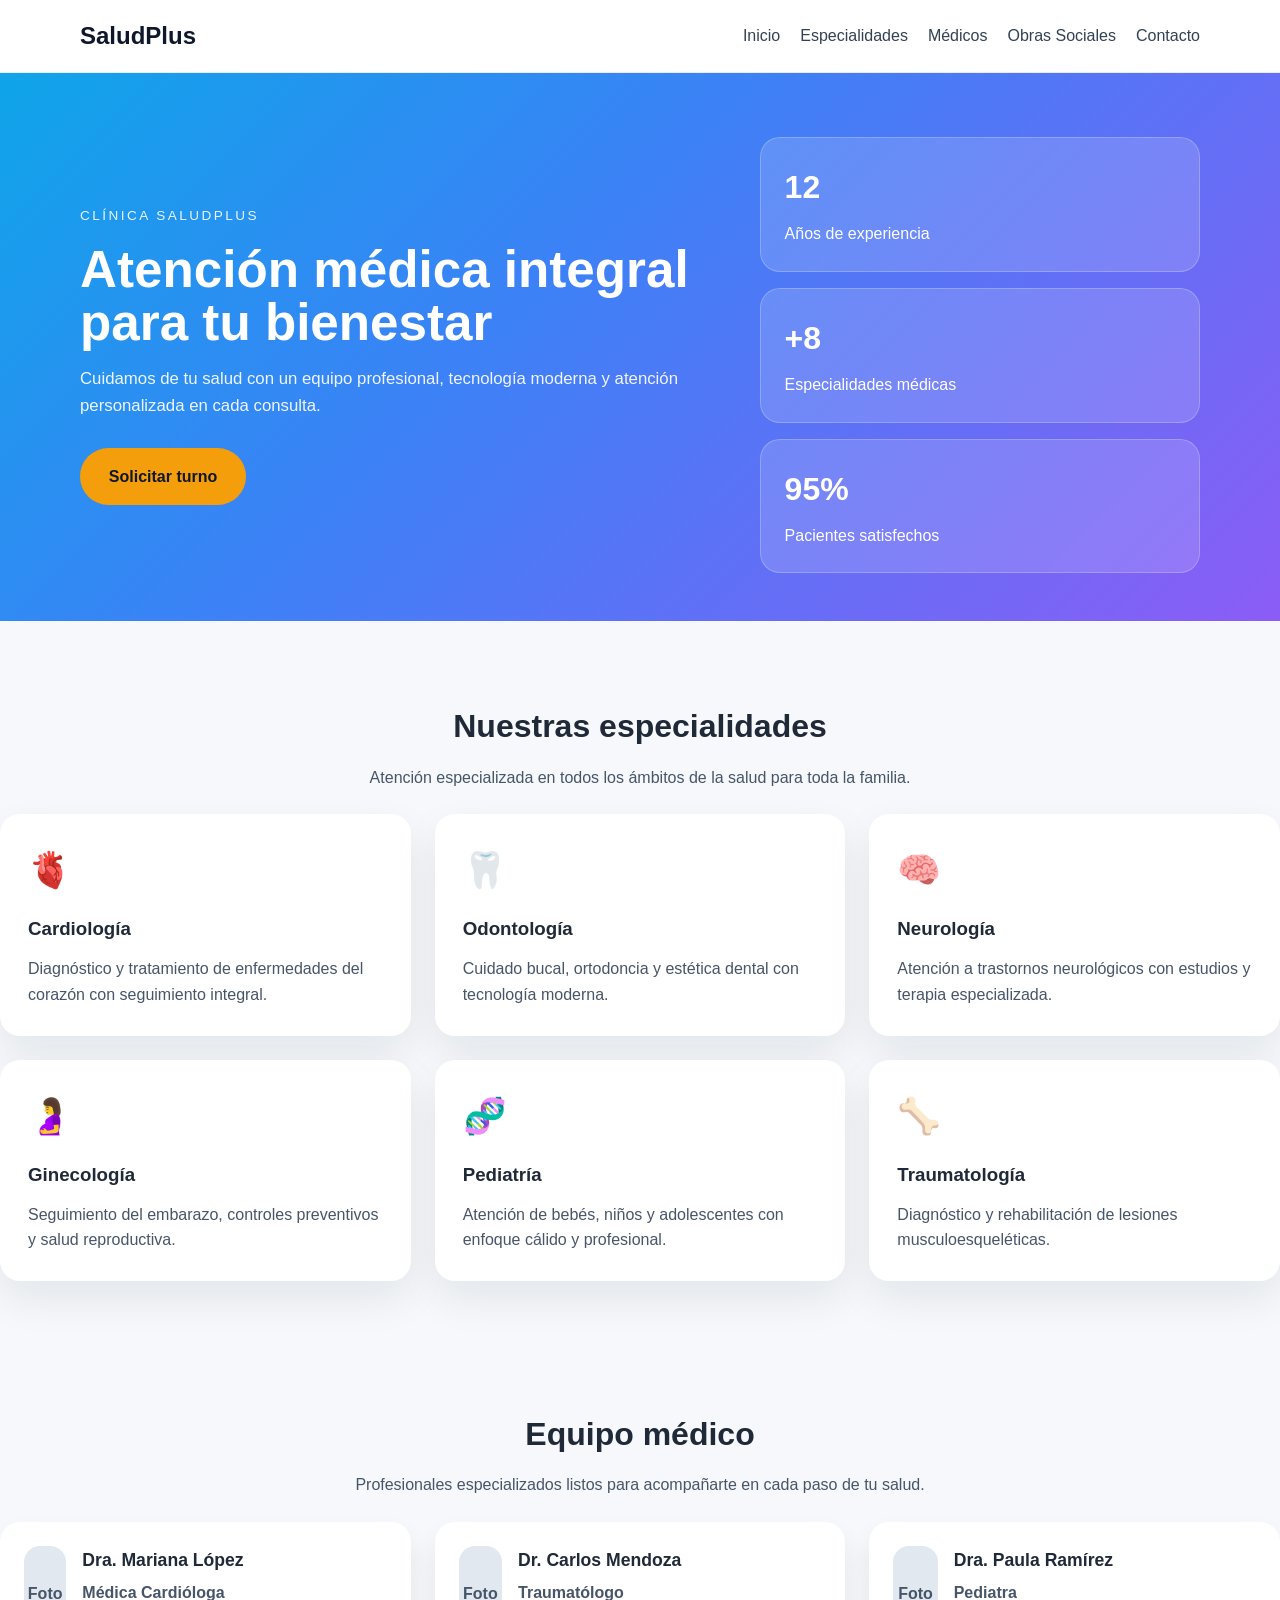
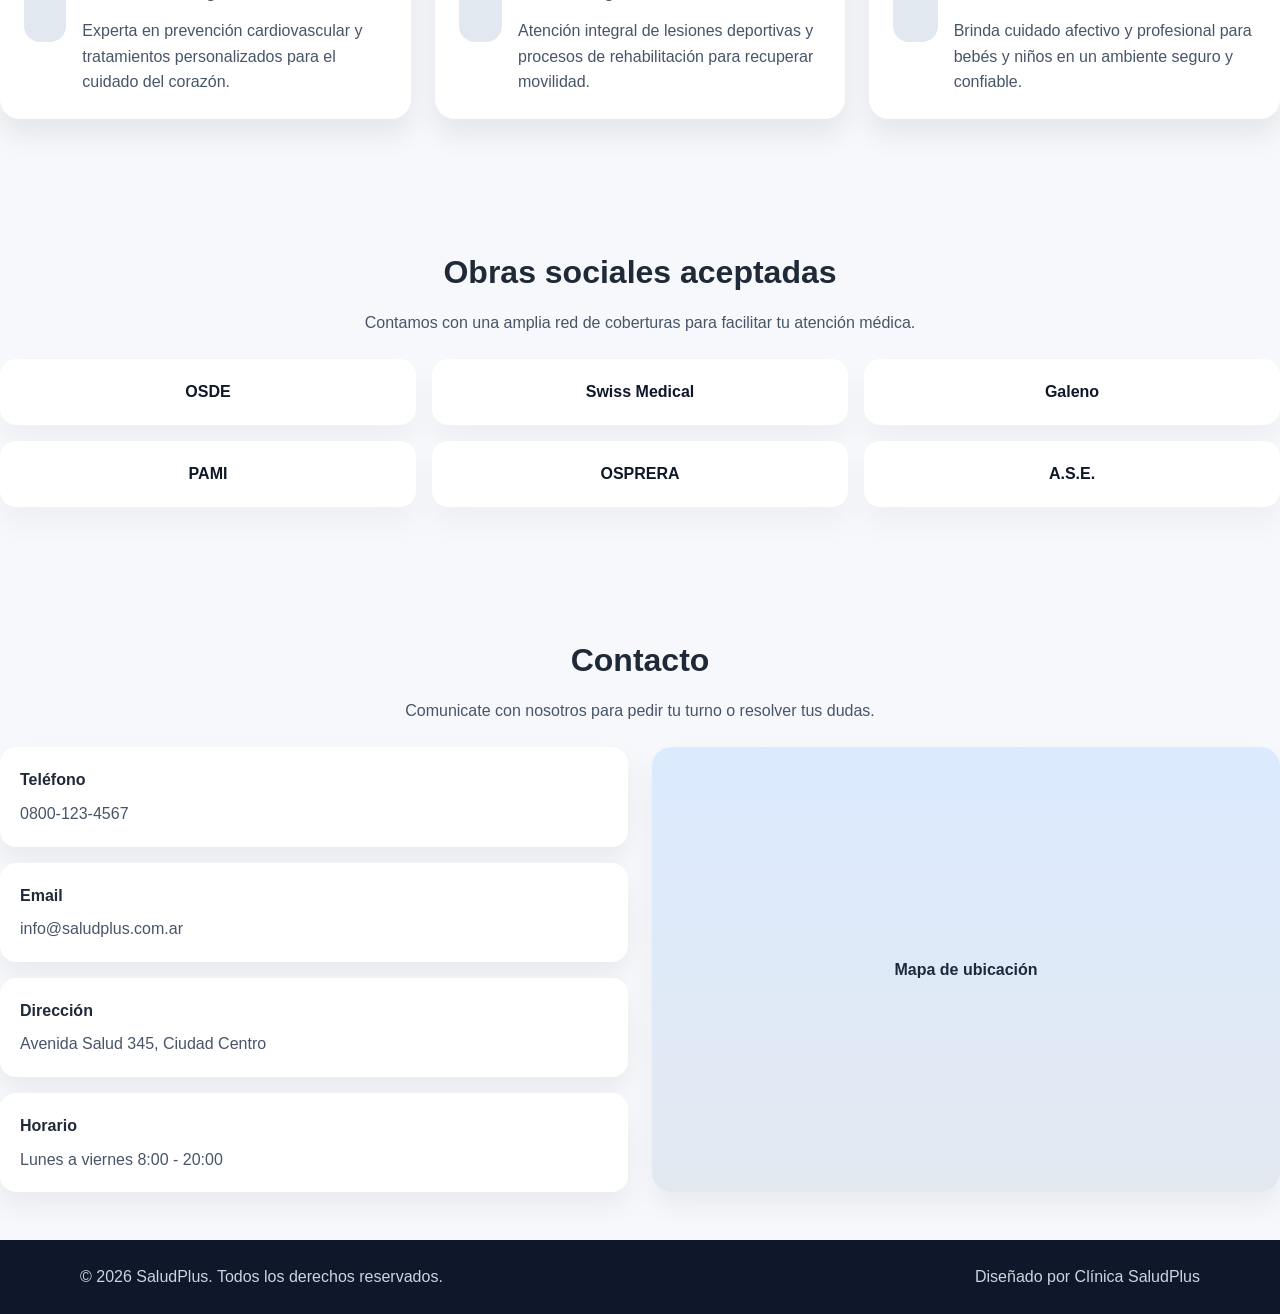
<file: index.html>
<!DOCTYPE html>
<html lang="es">
<head>
  <meta charset="UTF-8" />
  <meta name="viewport" content="width=device-width, initial-scale=1.0" />
  <title>SaludPlus - Clínica Integral</title>
  <link rel="stylesheet" href="style.css" />
</head>
<body>
  <header class="site-header">
    <div class="container header-inner">
      <a href="#inicio" class="logo">SaludPlus</a>
      <nav class="site-nav">
        <a href="#inicio">Inicio</a>
        <a href="#especialidades">Especialidades</a>
        <a href="#medicos">Médicos</a>
        <a href="#obras-sociales">Obras Sociales</a>
        <a href="#contacto">Contacto</a>
      </nav>
    </div>
  </header>

  <main>
    <section id="inicio" class="hero-section">
      <div class="container hero-grid">
        <div class="hero-copy">
          <p class="eyebrow">Clínica SaludPlus</p>
          <h1>Atención médica integral para tu bienestar</h1>
          <p class="hero-text">Cuidamos de tu salud con un equipo profesional, tecnología moderna y atención personalizada en cada consulta.</p>
          <a class="cta-button" href="turnos.html">Solicitar turno</a>
        </div>
        <div class="hero-data">
          <div class="trust-card">
            <span class="trust-value">12</span>
            <p>Años de experiencia</p>
          </div>
          <div class="trust-card">
            <span class="trust-value">+8</span>
            <p>Especialidades médicas</p>
          </div>
          <div class="trust-card">
            <span class="trust-value">95%</span>
            <p>Pacientes satisfechos</p>
          </div>
        </div>
      </div>
    </section>

    <section id="especialidades" class="specialties-section">
      <div class="container section-header">
        <h2>Nuestras especialidades</h2>
        <p>Atención especializada en todos los ámbitos de la salud para toda la familia.</p>
      </div>
      <div class="specialties-grid">
        <article class="specialty-card">
          <div class="specialty-icon">🫀</div>
          <h3>Cardiología</h3>
          <p>Diagnóstico y tratamiento de enfermedades del corazón con seguimiento integral.</p>
        </article>
        <article class="specialty-card">
          <div class="specialty-icon">🦷</div>
          <h3>Odontología</h3>
          <p>Cuidado bucal, ortodoncia y estética dental con tecnología moderna.</p>
        </article>
        <article class="specialty-card">
          <div class="specialty-icon">🧠</div>
          <h3>Neurología</h3>
          <p>Atención a trastornos neurológicos con estudios y terapia especializada.</p>
        </article>
        <article class="specialty-card">
          <div class="specialty-icon">🤰</div>
          <h3>Ginecología</h3>
          <p>Seguimiento del embarazo, controles preventivos y salud reproductiva.</p>
        </article>
        <article class="specialty-card">
          <div class="specialty-icon">🧬</div>
          <h3>Pediatría</h3>
          <p>Atención de bebés, niños y adolescentes con enfoque cálido y profesional.</p>
        </article>
        <article class="specialty-card">
          <div class="specialty-icon">🦴</div>
          <h3>Traumatología</h3>
          <p>Diagnóstico y rehabilitación de lesiones musculoesqueléticas.</p>
        </article>
      </div>
    </section>

    <section id="medicos" class="doctors-section">
      <div class="container section-header">
        <h2>Equipo médico</h2>
        <p>Profesionales especializados listos para acompañarte en cada paso de tu salud.</p>
      </div>
      <div class="doctors-list">
        <article class="doctor-card">
          <div class="doctor-photo">Foto</div>
          <div class="doctor-info">
            <h3>Dra. Mariana López</h3>
            <p class="doctor-specialty">Médica Cardióloga</p>
            <p>Experta en prevención cardiovascular y tratamientos personalizados para el cuidado del corazón.</p>
          </div>
        </article>
        <article class="doctor-card">
          <div class="doctor-photo">Foto</div>
          <div class="doctor-info">
            <h3>Dr. Carlos Mendoza</h3>
            <p class="doctor-specialty">Traumatólogo</p>
            <p>Atención integral de lesiones deportivas y procesos de rehabilitación para recuperar movilidad.</p>
          </div>
        </article>
        <article class="doctor-card">
          <div class="doctor-photo">Foto</div>
          <div class="doctor-info">
            <h3>Dra. Paula Ramírez</h3>
            <p class="doctor-specialty">Pediatra</p>
            <p>Brinda cuidado afectivo y profesional para bebés y niños en un ambiente seguro y confiable.</p>
          </div>
        </article>
      </div>
    </section>

    <section id="obras-sociales" class="social-works-section">
      <div class="container section-header">
        <h2>Obras sociales aceptadas</h2>
        <p>Contamos con una amplia red de coberturas para facilitar tu atención médica.</p>
      </div>
      <div class="social-grid">
        <div class="social-card">OSDE</div>
        <div class="social-card">Swiss Medical</div>
        <div class="social-card">Galeno</div>
        <div class="social-card">PAMI</div>
        <div class="social-card">OSPRERA</div>
        <div class="social-card">A.S.E.</div>
      </div>
    </section>

    <section id="contacto" class="contact-section">
      <div class="container section-header">
        <h2>Contacto</h2>
        <p>Comunicate con nosotros para pedir tu turno o resolver tus dudas.</p>
      </div>
      <div class="contact-grid">
        <div class="contact-details">
          <div class="contact-item">
            <h3>Teléfono</h3>
            <p>0800-123-4567</p>
          </div>
          <div class="contact-item">
            <h3>Email</h3>
            <p>info@saludplus.com.ar</p>
          </div>
          <div class="contact-item">
            <h3>Dirección</h3>
            <p>Avenida Salud 345, Ciudad Centro</p>
          </div>
          <div class="contact-item">
            <h3>Horario</h3>
            <p>Lunes a viernes 8:00 - 20:00</p>
          </div>
        </div>
        <div class="map-placeholder">
          <p>Mapa de ubicación</p>
        </div>
      </div>
    </section>
  </main>

  <footer class="site-footer">
    <div class="container footer-inner">
      <p>© 2026 SaludPlus. Todos los derechos reservados.</p>
      <p>Diseñado por Clínica SaludPlus</p>
    </div>
  </footer>
</body>
</html>
</file>
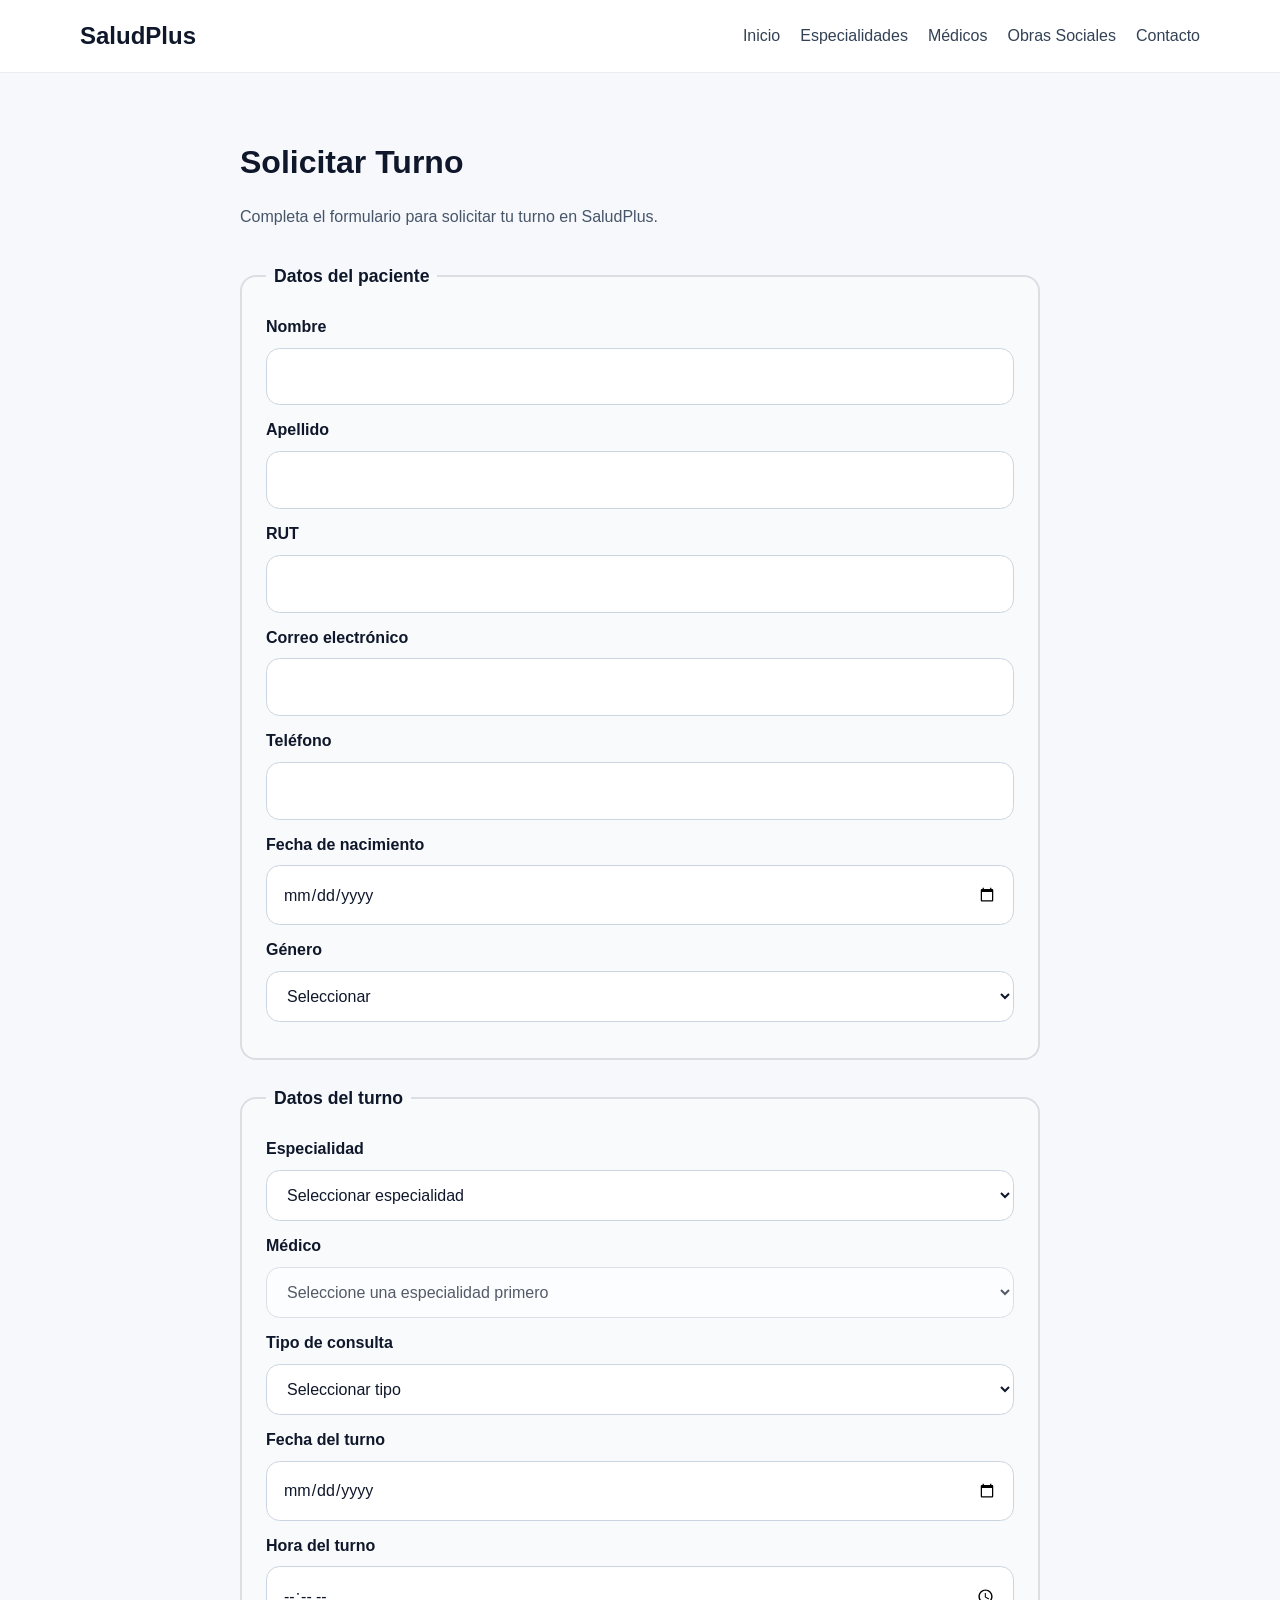
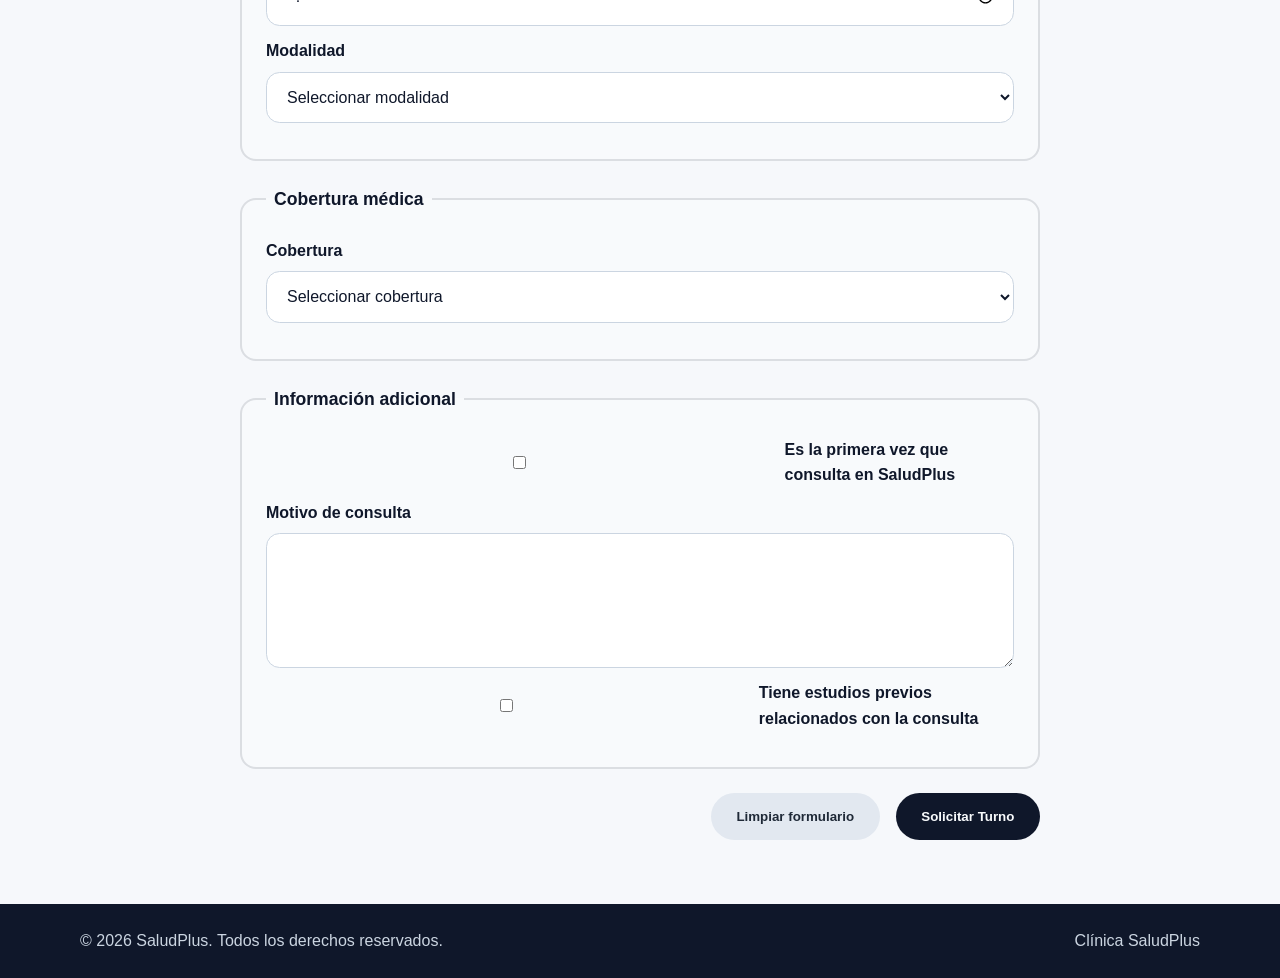
<file: turnos.html>
<!DOCTYPE html>
<html lang="es">
<head>
  <meta charset="UTF-8" />
  <meta name="viewport" content="width=device-width, initial-scale=1.0" />
  <title>Solicitar Turno - SaludPlus</title>
  <link rel="stylesheet" href="style.css" />
  <link rel="stylesheet" href="turnos.css" />
</head>
<body>
  <header class="site-header">
    <div class="container header-inner">
      <a href="index.html" class="logo">SaludPlus</a>
      <nav class="site-nav">
        <a href="index.html#inicio">Inicio</a>
        <a href="index.html#especialidades">Especialidades</a>
        <a href="index.html#medicos">Médicos</a>
        <a href="index.html#obras-sociales">Obras Sociales</a>
        <a href="index.html#contacto">Contacto</a>
      </nav>
    </div>
  </header>
  <main class="container" style="padding: 4rem 0;">
    <article class="form-page">
      <h1>Solicitar Turno</h1>
      <p>Completa el formulario para solicitar tu turno en SaludPlus.</p>

      <form id="turnoForm" class="turno-form" action="#" method="post">
        <fieldset>
          <legend>Datos del paciente</legend>

          <div class="form-row">
            <label for="nombre">Nombre</label>
            <input type="text" id="nombre" name="nombre" required />
          </div>

          <div class="form-row">
            <label for="apellido">Apellido</label>
            <input type="text" id="apellido" name="apellido" required />
          </div>

          <div class="form-row">
            <label for="rut">RUT</label>
            <input type="text" id="rut" name="rut" required />
          </div>

          <div class="form-row">
            <label for="email">Correo electrónico</label>
            <input type="email" id="email" name="email" required />
          </div>

          <div class="form-row">
            <label for="telefono">Teléfono</label>
            <input type="tel" id="telefono" name="telefono" required />
          </div>

          <div class="form-row">
            <label for="nacimiento">Fecha de nacimiento</label>
            <input type="date" id="nacimiento" name="nacimiento" required />
          </div>

          <div class="form-row">
            <label for="genero">Género</label>
            <select id="genero" name="genero" required>
              <option value="">Seleccionar</option>
              <option value="masculino">Masculino</option>
              <option value="femenino">Femenino</option>
              <option value="otro">Otro</option>
              <option value="no_especificar">Prefiero no especificar</option>
            </select>
          </div>
        </fieldset>

        <fieldset>
          <legend>Datos del turno</legend>

          <div class="form-row">
            <label for="especialidad">Especialidad</label>
            <select id="especialidad" name="especialidad" required>
              <option value="">Seleccionar especialidad</option>
              <option value="clinica">Clínica General</option>
              <option value="cardiologia">Cardiología</option>
              <option value="pediatria">Pediatría</option>
              <option value="ginecologia">Ginecología</option>
              <option value="traumatologia">Traumatología</option>
              <option value="neurologia">Neurología</option>
            </select>
          </div>

          <div class="form-row">
            <label for="medico">Médico</label>
            <select id="medico" name="medico" disabled required>
              <option value="">Seleccione una especialidad primero</option>
            </select>
          </div>

          <div class="form-row">
            <label for="consulta">Tipo de consulta</label>
            <select id="consulta" name="consulta" required>
              <option value="">Seleccionar tipo</option>
              <option value="Primera consulta">Primera consulta</option>
              <option value="Control">Control</option>
              <option value="Resultado de estudios">Resultado de estudios</option>
            </select>
          </div>

          <div class="form-row">
            <label for="fecha_turno">Fecha del turno</label>
            <input type="date" id="fecha_turno" name="fecha_turno" required />
          </div>

          <div class="form-row">
            <label for="hora_turno">Hora del turno</label>
            <input type="time" id="hora_turno" name="hora_turno" required />
          </div>

          <div class="form-row">
            <label for="modalidad">Modalidad</label>
            <select id="modalidad" name="modalidad" required>
              <option value="">Seleccionar modalidad</option>
              <option value="Presencial">Presencial</option>
              <option value="Videoconsulta">Videoconsulta</option>
            </select>
          </div>

          <div class="form-row hidden" id="plataforma-group">
            <label for="plataforma">Plataforma preferida</label>
            <select id="plataforma" name="plataforma">
              <option value="">Seleccionar plataforma</option>
              <option value="Zoom">Zoom</option>
              <option value="Google Meet">Google Meet</option>
              <option value="Teams">Teams</option>
            </select>
          </div>
        </fieldset>

        <fieldset>
          <legend>Cobertura médica</legend>

          <div class="form-row">
            <label for="cobertura">Cobertura</label>
            <select id="cobertura" name="cobertura" required>
              <option value="">Seleccionar cobertura</option>
              <option value="OSDE">OSDE</option>
              <option value="Swiss Medical">Swiss Medical</option>
              <option value="Galeno">Galeno</option>
              <option value="IOMA">IOMA</option>
              <option value="Medicus">Medicus</option>
              <option value="Sancor Salud">Sancor Salud</option>
              <option value="Particular">Particular</option>
            </select>
          </div>

          <div class="form-row hidden" id="credencial-group">
            <label for="credencial">Número de credencial</label>
            <input type="text" id="credencial" name="credencial" />
          </div>

          <div class="form-row hidden" id="plan-group">
            <label for="plan">Plan</label>
            <input type="text" id="plan" name="plan" />
          </div>
        </fieldset>

        <fieldset>
          <legend>Información adicional</legend>

          <div class="form-row checkbox-row">
            <input type="checkbox" id="primera-visita" name="primera_visita" />
            <label for="primera-visita">Es la primera vez que consulta en SaludPlus</label>
          </div>

          <div class="form-row hidden" id="como-nos-conocio-group">
            <label for="como-nos-conocio">Cómo nos conoció</label>
            <select id="como-nos-conocio" name="como_nos_conocio">
              <option value="">Seleccionar opción</option>
              <option value="Busqueda en internet">Búsqueda en internet</option>
              <option value="Recomendacion de un conocido">Recomendación de un conocido</option>
              <option value="Redes sociales">Redes sociales</option>
              <option value="Otro">Otro</option>
            </select>
          </div>

          <div class="form-row">
            <label for="motivo">Motivo de consulta</label>
            <textarea id="motivo" name="motivo" rows="4" required></textarea>
          </div>

          <div class="form-row checkbox-row">
            <input type="checkbox" id="estudios-previos" name="estudios_previos" />
            <label for="estudios-previos">Tiene estudios previos relacionados con la consulta</label>
          </div>

          <div class="form-row hidden" id="descripcion-estudios-group">
            <label for="descripcion-estudios">Descripción de estudios</label>
            <textarea id="descripcion-estudios" name="descripcion_estudios" rows="3"></textarea>
          </div>
        </fieldset>

        <div class="form-actions">
          <button type="reset" class="btn-reset">Limpiar formulario</button>
          <button type="submit" class="btn-submit">Solicitar Turno</button>
        </div>
      </form>
    </article>
  </main>

  <footer class="site-footer">
    <div class="container footer-inner">
      <p>© 2026 SaludPlus. Todos los derechos reservados.</p>
      <p>Clínica SaludPlus</p>
    </div>
  </footer>

  <script src="validaciones.js"></script>
  <script>
    // Script adicional para actualizar dinámicamente los selects
    const especialidadSelect = document.getElementById('especialidad');
    const medicoSelect = document.getElementById('medico');
    const modalidadSelect = document.getElementById('modalidad');
    const plataformaGroup = document.getElementById('plataforma-group');
    const coberturaSelect = document.getElementById('cobertura');
    const credencialGroup = document.getElementById('credencial-group');
    const planGroup = document.getElementById('plan-group');
    const primeraVisitaCheckbox = document.getElementById('primera-visita');
    const comoNosConocioGroup = document.getElementById('como-nos-conocio-group');
    const estudiosPreviosCheckbox = document.getElementById('estudios-previos');
    const descripcionEstudiosGroup = document.getElementById('descripcion-estudios-group');

    function actualizarMedicos() {
      const especialidad = especialidadSelect.value;
      medicoSelect.innerHTML = '';
      medicoSelect.disabled = !especialidad;

      if (!especialidad) {
        const placeholder = document.createElement('option');
        placeholder.value = '';
        placeholder.textContent = 'Seleccione una especialidad primero';
        medicoSelect.appendChild(placeholder);
        return;
      }

      const placeholder = document.createElement('option');
      placeholder.value = '';
      placeholder.textContent = 'Seleccionar médico';
      medicoSelect.appendChild(placeholder);

      medicosPorEspecialidad[especialidad].forEach(nombre => {
        const option = document.createElement('option');
        option.value = nombre;
        option.textContent = nombre;
        medicoSelect.appendChild(option);
      });
    }

    function actualizarModalidad() {
      plataformaGroup.classList.toggle('hidden', modalidadSelect.value !== 'Videoconsulta');
    }

    function actualizarCobertura() {
      const esParticular = coberturaSelect.value === 'Particular';
      credencialGroup.classList.toggle('hidden', esParticular);
      planGroup.classList.toggle('hidden', esParticular);
    }

    function actualizarPrimeraVisita() {
      comoNosConocioGroup.classList.toggle('hidden', !primeraVisitaCheckbox.checked);
    }

    function actualizarEstudiosPrevios() {
      descripcionEstudiosGroup.classList.toggle('hidden', !estudiosPreviosCheckbox.checked);
    }

    especialidadSelect.addEventListener('change', actualizarMedicos);
    modalidadSelect.addEventListener('change', actualizarModalidad);
    coberturaSelect.addEventListener('change', actualizarCobertura);
    primeraVisitaCheckbox.addEventListener('change', actualizarPrimeraVisita);
    estudiosPreviosCheckbox.addEventListener('change', actualizarEstudiosPrevios);

    document.getElementById('turnoForm').addEventListener('reset', () => {
      medicoSelect.innerHTML = '<option value="">Seleccione una especialidad primero</option>';
      medicoSelect.disabled = true;
      plataformaGroup.classList.add('hidden');
      credencialGroup.classList.add('hidden');
      planGroup.classList.add('hidden');
      comoNosConocioGroup.classList.add('hidden');
      descripcionEstudiosGroup.classList.add('hidden');
    });
  </script>
</body>
</html>
</file>
<file: style.css>
/* Reset básico */
* {
  box-sizing: border-box;
  margin: 0;
  padding: 0;
}

body {
  font-family: Inter, Arial, sans-serif;
  line-height: 1.6;
  background: #f6f8fb;
  color: #1f2937;
}

img {
  max-width: 100%;
  display: block;
}

.container {
  width: min(1120px, 100% - 2rem);
  margin: 0 auto;
}

.site-header {
  position: sticky;
  top: 0;
  z-index: 50;
  background: rgba(255, 255, 255, 0.96);
  border-bottom: 1px solid rgba(15, 23, 42, 0.08);
}

.header-inner {
  display: flex;
  align-items: center;
  justify-content: space-between;
  gap: 1rem;
  min-height: 72px;
}

.logo {
  font-size: 1.5rem;
  font-weight: 800;
  color: #0f172a;
  text-decoration: none;
}

.site-nav {
  display: flex;
  align-items: center;
  gap: 1.25rem;
}

.site-nav a {
  color: #334155;
  text-decoration: none;
  font-weight: 500;
}

.site-nav a:hover {
  color: #0f172a;
}

.hero-section {
  padding: 4rem 0 3rem;
  background: linear-gradient(135deg, #0ea5e9 0%, #3b82f6 40%, #8b5cf6 100%);
  color: white;
}

.hero-grid {
  display: grid;
  grid-template-columns: 1.25fr 0.85fr;
  gap: 2rem;
  align-items: center;
}

.eyebrow {
  text-transform: uppercase;
  font-size: 0.85rem;
  letter-spacing: 0.18em;
  color: rgba(255, 255, 255, 0.9);
  margin-bottom: 1rem;
}

.hero-section h1 {
  font-size: clamp(2.5rem, 4vw, 4rem);
  line-height: 1.05;
  margin-bottom: 1rem;
}

.hero-text {
  max-width: 38rem;
  margin-bottom: 1.75rem;
  font-size: 1.05rem;
  color: rgba(255, 255, 255, 0.92);
}

.cta-button {
  display: inline-block;
  background: #f59e0b;
  color: #0f172a;
  padding: 1rem 1.8rem;
  border-radius: 999px;
  font-weight: 700;
  text-decoration: none;
  transition: transform 0.2s ease, background 0.2s ease;
}

.cta-button:hover {
  background: #fbbf24;
  transform: translateY(-2px);
}

.hero-data {
  display: grid;
  gap: 1rem;
}

.trust-card {
  background: rgba(255, 255, 255, 0.15);
  border: 1px solid rgba(255, 255, 255, 0.22);
  border-radius: 1.25rem;
  padding: 1.5rem;
  min-height: 120px;
  display: grid;
  gap: 0.5rem;
}

.trust-value {
  font-size: 2rem;
  font-weight: 800;
}

.section-header {
  padding: 3rem 0 1.5rem;
  text-align: center;
}

.section-header h2 {
  font-size: 2rem;
  margin-bottom: 0.75rem;
}

.section-header p {
  color: #475569;
  max-width: 720px;
  margin: 0 auto;
}

.specialties-section,
.doctors-section,
.social-works-section,
.contact-section {
  padding: 2rem 0 3rem;
}

.specialties-grid {
  display: grid;
  grid-template-columns: repeat(3, minmax(220px, 1fr));
  gap: 1.5rem;
}

.specialty-card {
  background: white;
  border-radius: 1.25rem;
  padding: 1.75rem;
  box-shadow: 0 18px 40px rgba(15, 23, 42, 0.08);
  transition: transform 0.2s ease;
}

.specialty-card:hover {
  transform: translateY(-4px);
}

.specialty-icon {
  font-size: 2.2rem;
  margin-bottom: 1rem;
}

.specialty-card h3 {
  margin-bottom: 0.75rem;
}

.specialty-card p {
  color: #475569;
}

.doctors-list {
  display: flex;
  gap: 1.5rem;
  flex-wrap: wrap;
  justify-content: center;
}

.doctor-card {
  display: flex;
  gap: 1rem;
  background: white;
  border-radius: 1.25rem;
  padding: 1.5rem;
  box-shadow: 0 16px 28px rgba(15, 23, 42, 0.08);
  min-width: 280px;
  flex: 1 1 280px;
}

.doctor-photo {
  width: 96px;
  height: 96px;
  border-radius: 1rem;
  background: #e2e8f0;
  display: grid;
  place-items: center;
  color: #475569;
  font-weight: 700;
}

.doctor-info h3 {
  font-size: 1.1rem;
  margin-bottom: 0.35rem;
}

.doctor-specialty {
  color: #0f172a;
  font-weight: 600;
  margin-bottom: 0.8rem;
}

.doctor-info p {
  color: #475569;
}

.social-grid {
  display: grid;
  grid-template-columns: repeat(3, minmax(180px, 1fr));
  gap: 1rem;
}

.social-card {
  background: white;
  border-radius: 1rem;
  padding: 1.25rem;
  box-shadow: 0 16px 28px rgba(15, 23, 42, 0.04);
  font-weight: 700;
  color: #0f172a;
  display: grid;
  place-items: center;
}

.contact-grid {
  display: grid;
  grid-template-columns: 1fr 1fr;
  gap: 1.5rem;
}

.contact-details {
  display: grid;
  gap: 1rem;
}

.contact-item {
  background: white;
  border-radius: 1rem;
  padding: 1.25rem;
  box-shadow: 0 14px 26px rgba(15, 23, 42, 0.06);
}

.contact-item h3 {
  margin-bottom: 0.5rem;
  font-size: 1rem;
}

.contact-item p {
  color: #475569;
}

.map-placeholder {
  min-height: 320px;
  border-radius: 1.25rem;
  background: linear-gradient(180deg, #dbeafe 0%, #e2e8f0 100%);
  display: grid;
  place-items: center;
  text-align: center;
  color: #1e293b;
  font-weight: 700;
  box-shadow: 0 14px 26px rgba(15, 23, 42, 0.06);
}

.site-footer {
  padding: 1.5rem 0;
  background: #0f172a;
  color: #cbd5e1;
}

.footer-inner {
  display: flex;
  justify-content: space-between;
  gap: 1rem;
  flex-wrap: wrap;
  align-items: center;
}

.footer-inner p {
  margin: 0;
}

.form-page {
  max-width: 800px;
  margin: 0 auto;
}

.form-page h1 {
  margin-bottom: 1rem;
  font-size: 2rem;
  color: #0f172a;
}

.form-page > p {
  margin-bottom: 2rem;
  color: #475569;
}

.turno-form {
  display: grid;
  gap: 1.5rem;
}

.turno-form fieldset {
  border: 2px solid rgba(15, 23, 42, 0.12);
  border-radius: 1rem;
  padding: 1.5rem;
  background: #f8fafc;
  transition: all 0.2s ease;
}

.turno-form fieldset:focus-within {
  border-color: rgba(59, 130, 246, 0.5);
  background: #ffffff;
  box-shadow: 0 0 0 3px rgba(59, 130, 246, 0.1);
}

.turno-form legend {
  font-weight: 700;
  padding: 0 0.5rem;
  color: #0f172a;
  font-size: 1.1rem;
}

.form-row {
  display: grid;
  gap: 0.5rem;
  margin-bottom: 0.75rem;
}

.form-row label {
  font-weight: 600;
  color: #0f172a;
}

.form-row input,
.form-row select,
.form-row textarea {
  width: 100%;
  padding: 0.95rem 1rem;
  border: 1.5px solid #cbd5e1;
  border-radius: 0.85rem;
  font: inherit;
  color: #0f172a;
  background: #ffffff;
  transition: all 0.2s ease;
}

.form-row input:hover,
.form-row select:hover,
.form-row textarea:hover {
  border-color: #94a3b8;
  background: #f1f5f9;
}

.form-row input:focus,
.form-row select:focus,
.form-row textarea:focus {
  outline: none;
  border-color: #3b82f6;
  background: #ffffff;
  box-shadow: 0 0 0 3px rgba(59, 130, 246, 0.1);
}

.form-row textarea {
  resize: vertical;
}

.checkbox-row {
  display: flex;
  align-items: center;
  gap: 0.75rem;
}

.hidden {
  display: none;
}

.form-actions {
  display: flex;
  justify-content: flex-end;
  gap: 1rem;
  flex-wrap: wrap;
}

.btn-reset,
.btn-submit {
  border: none;
  border-radius: 999px;
  font-weight: 700;
  padding: 1rem 1.6rem;
  cursor: pointer;
}

.btn-reset {
  background: #e2e8f0;
  color: #1f2937;
}

.btn-submit {
  background: #0f172a;
  color: #f8fafc;
}

.btn-reset:hover {
  background: #cbd5e1;
}

.btn-submit:hover {
  background: #111827;
}

@media (max-width: 900px) {
  .hero-grid {
    grid-template-columns: 1fr;
  }

  .specialties-grid,
  .social-grid,
  .contact-grid {
    grid-template-columns: 1fr;
  }
}

@media (max-width: 640px) {
  .header-inner {
    flex-direction: column;
    align-items: flex-start;
  }

  .site-nav {
    flex-wrap: wrap;
    gap: 0.75rem;
  }

  .hero-section {
    padding-top: 3rem;
  }

  .doctor-card {
    flex-direction: column;
    align-items: center;
    text-align: center;
  }

  .doctor-photo {
    width: 100px;
    height: 100px;
  }

  .doctor-info {
    width: 100%;
  }
}
</file>
<file: turnos.css>
/* Clases CSS para feedback visual del formulario */

.campo-error {
  border-color: #ef4444 !important;
  background-color: #fee2e2 !important;
}

.campo-ok {
  border-color: #22c55e !important;
  background-color: #f0fdf4 !important;
}

.mensaje-error {
  color: #dc2626;
  font-size: 0.875rem;
  margin-top: 0.375rem;
  display: block;
}

.confirmacion-turno {
  background: linear-gradient(135deg, #10b981 0%, #059669 100%);
  border-radius: 1.5rem;
  padding: 3rem 2rem;
  color: white;
  text-align: center;
  box-shadow: 0 20px 50px rgba(16, 185, 129, 0.3);
}

.confirmacion-contenido {
  max-width: 600px;
  margin: 0 auto;
}

.confirmacion-contenido h2 {
  font-size: 1.75rem;
  margin-bottom: 1.5rem;
  font-weight: 700;
}

.confirmacion-datos {
  background: rgba(255, 255, 255, 0.15);
  border-radius: 1rem;
  padding: 1.5rem;
  margin-bottom: 1.5rem;
  text-align: left;
}

.confirmacion-datos p {
  margin: 0.75rem 0;
  font-size: 1rem;
}

.confirmacion-datos strong {
  color: #ecfdf5;
}

.confirmacion-mensaje {
  font-size: 1.05rem;
  margin-bottom: 1.5rem;
}

.btn-volver {
  display: inline-block;
  background: white;
  color: #059669;
  padding: 1rem 2rem;
  border-radius: 999px;
  text-decoration: none;
  font-weight: 700;
  transition: all 0.2s ease;
}

.btn-volver:hover {
  transform: translateY(-2px);
  box-shadow: 0 10px 20px rgba(0, 0, 0, 0.1);
}
</file>
